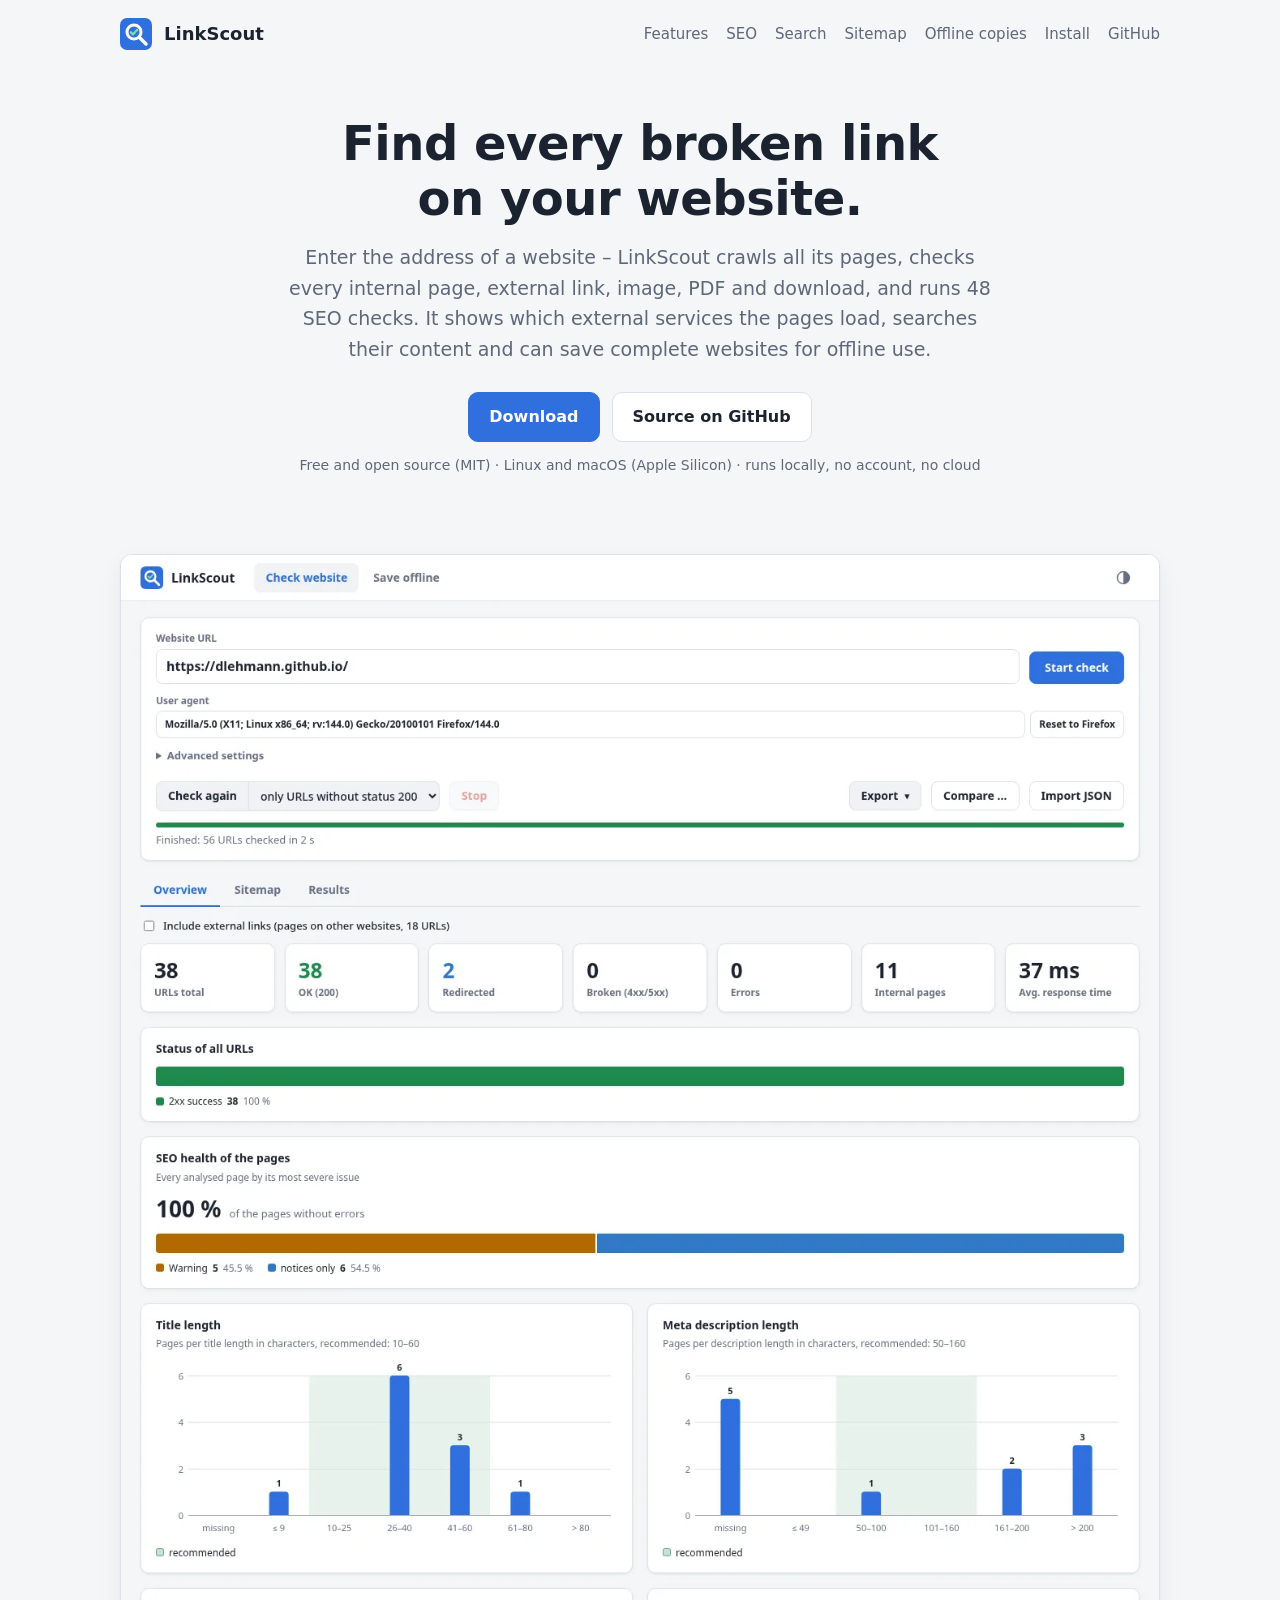
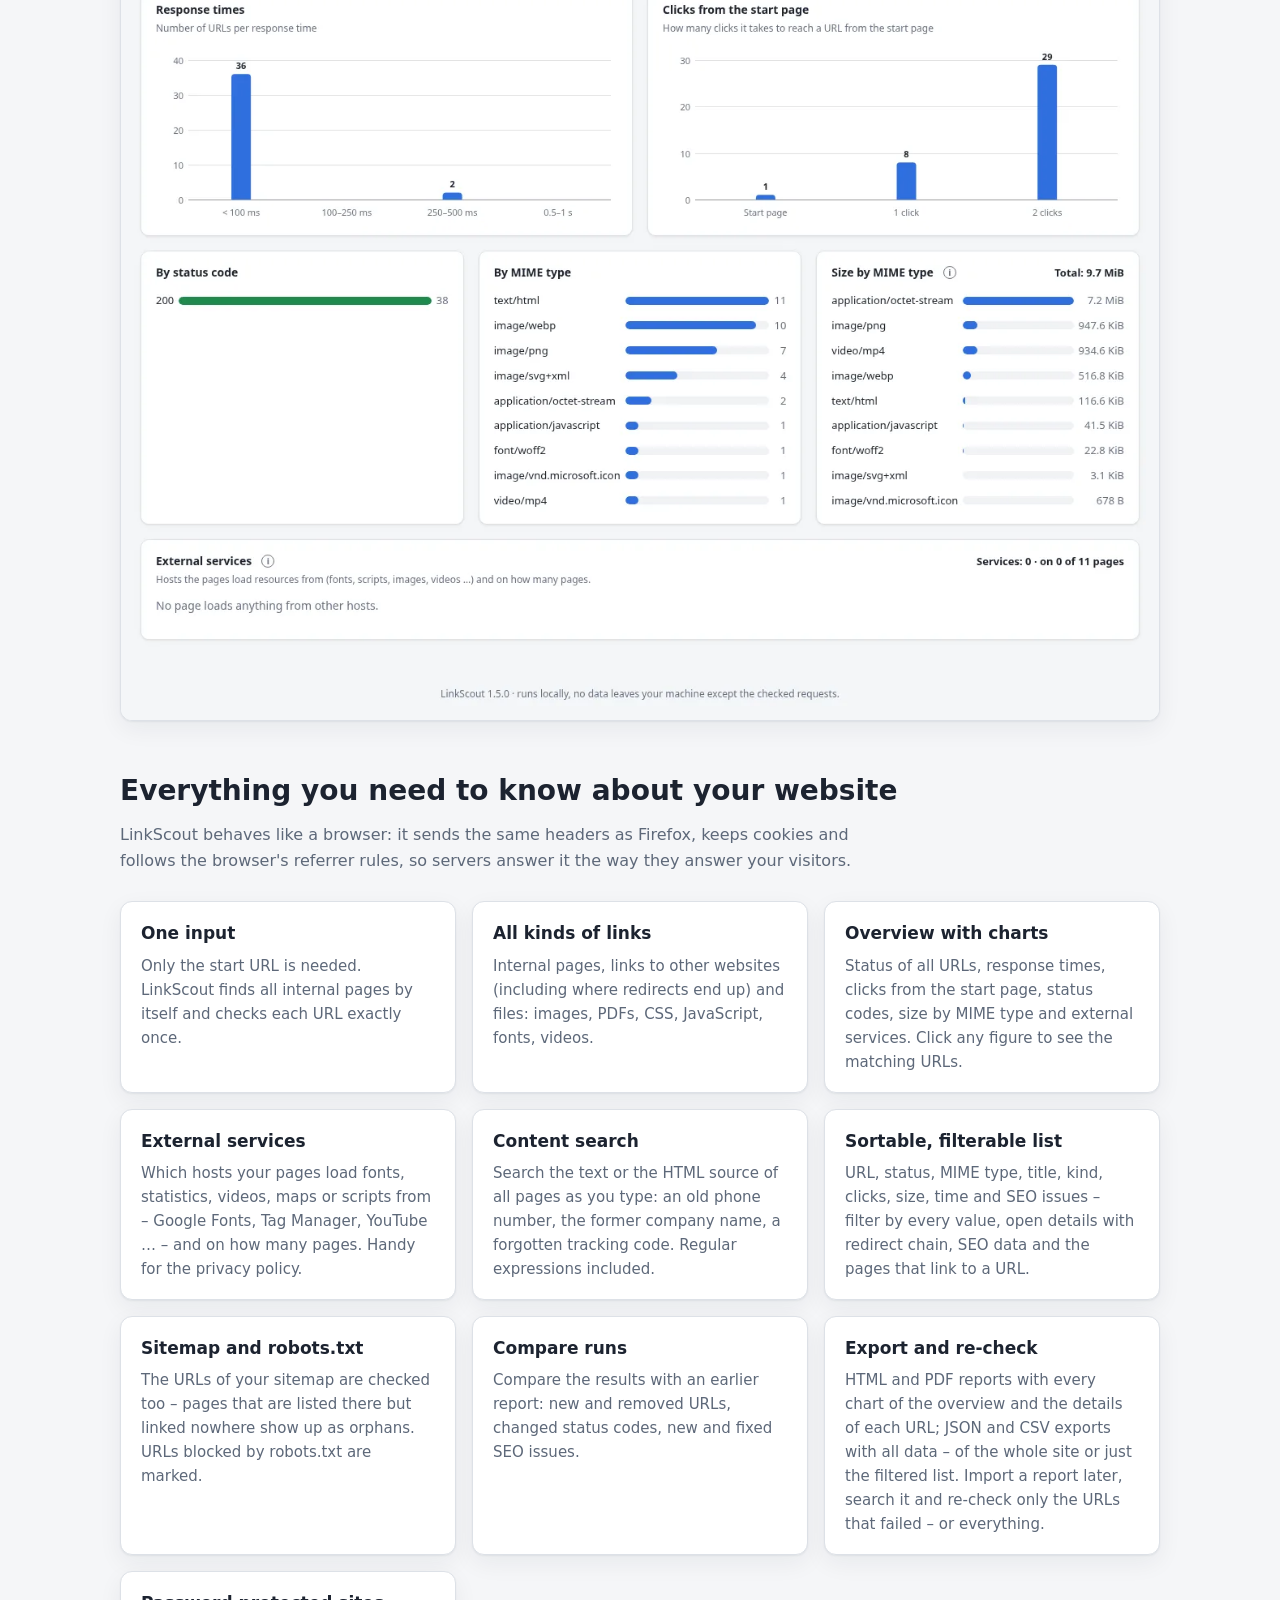
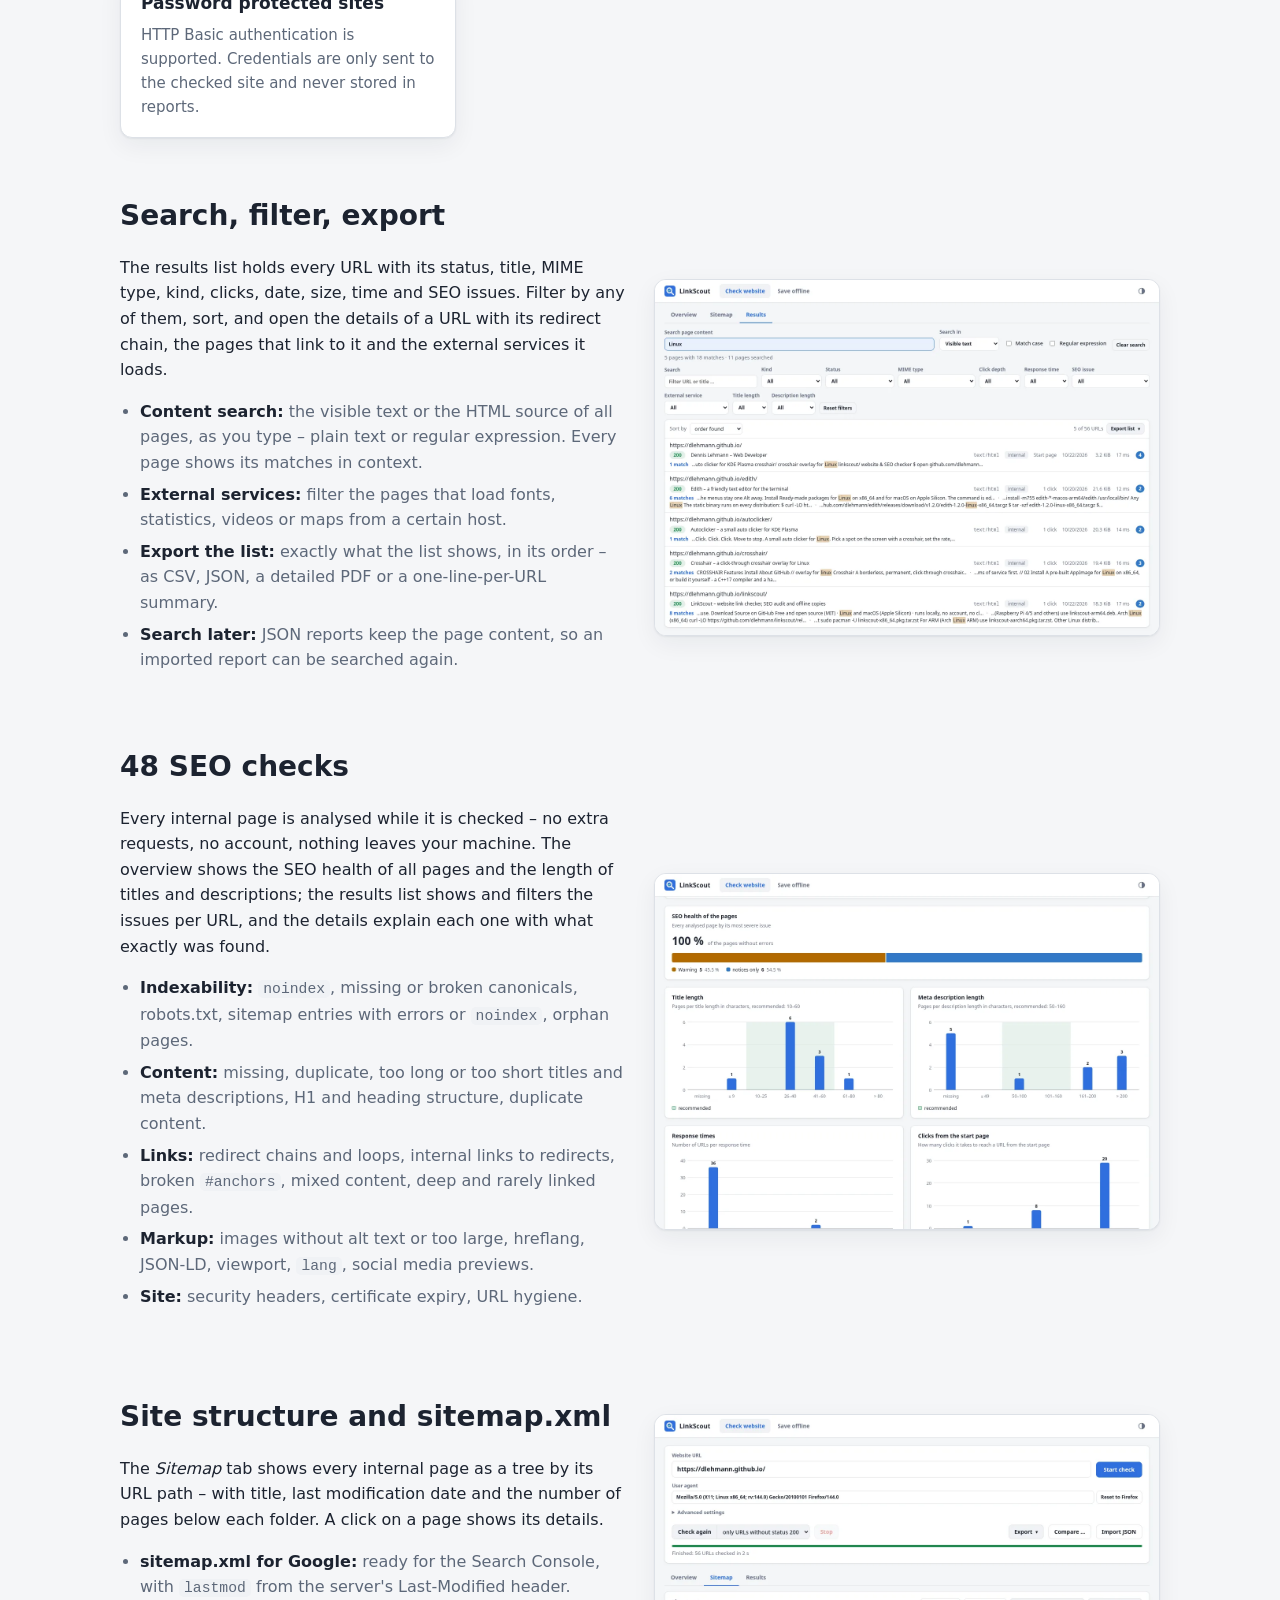
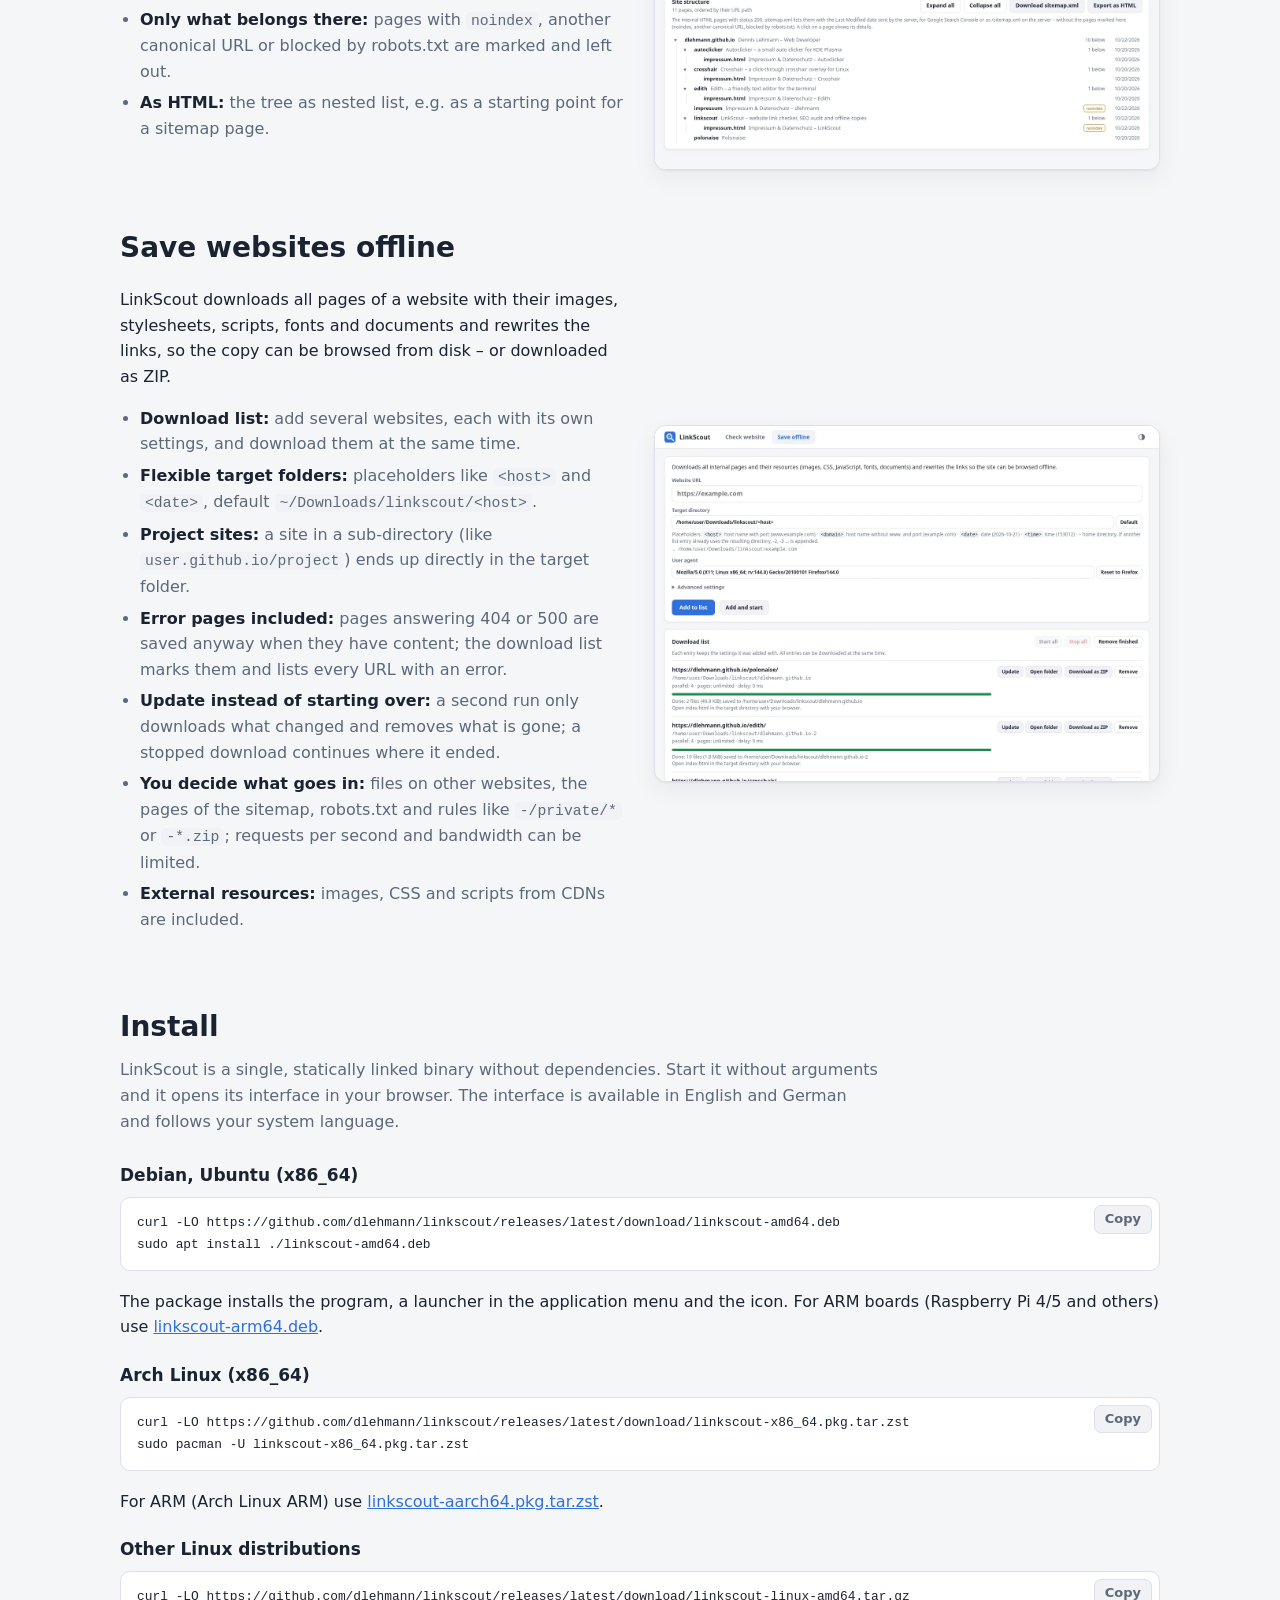
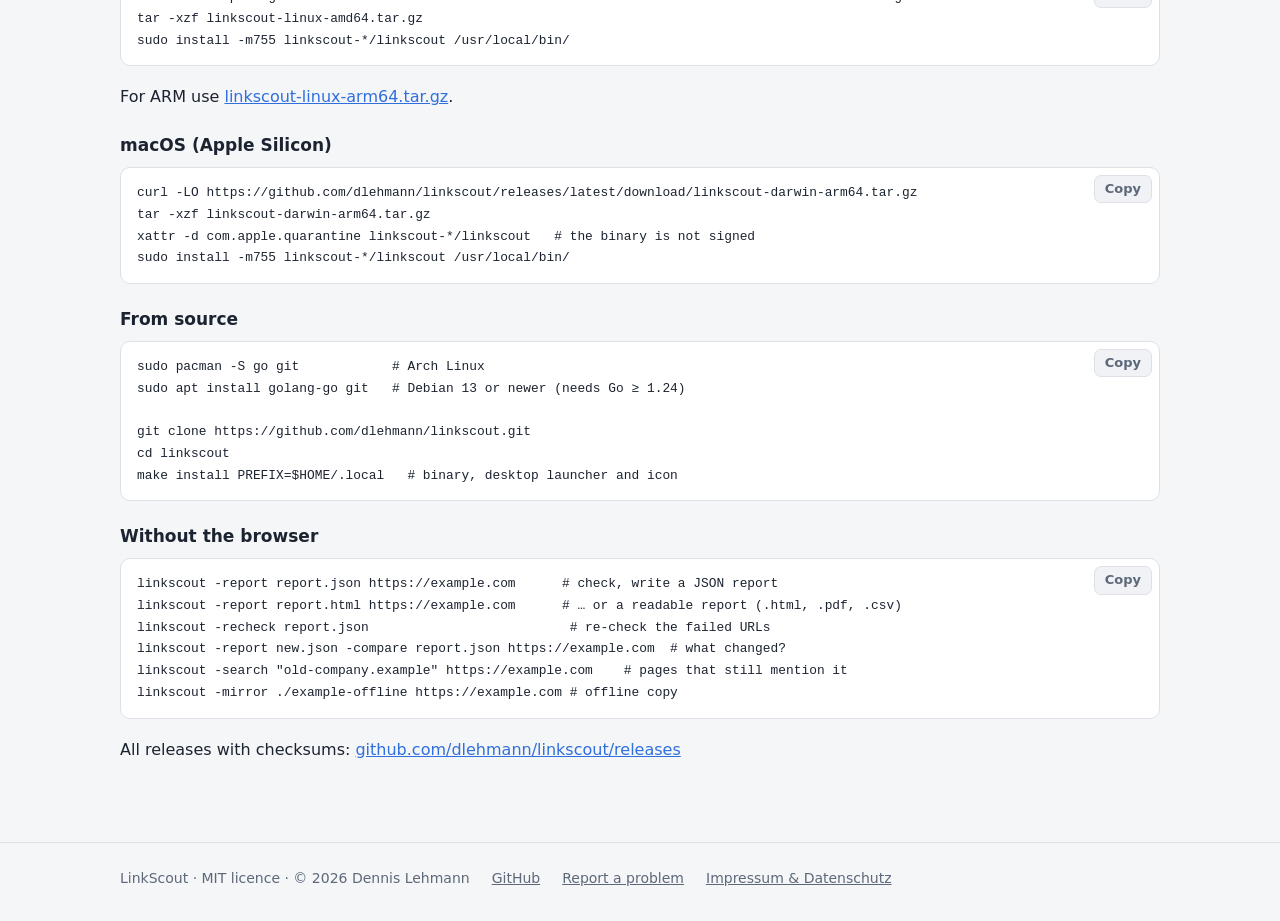
<file: docs/index.html>
<!doctype html>
<html lang="en">
<head>
  <meta charset="utf-8">
  <meta name="viewport" content="width=device-width, initial-scale=1">
  <title>LinkScout – website link checker, SEO audit and offline copies</title>
  <meta name="description" content="LinkScout checks every link of a website – internal pages, external links and files –, runs 48 SEO checks, shows the external services the pages load, searches their content and saves complete offline copies of websites. A single binary for Linux and macOS with a local web interface.">
  <link rel="canonical" href="https://dlehmann.github.io/linkscout/">
  <link rel="icon" href="linkscout.svg" type="image/svg+xml">
  <meta property="og:title" content="LinkScout">
  <meta property="og:description" content="Check every link of a website, find SEO problems, see external services, search the content and save websites for offline use. Single binary, local web UI.">
  <meta property="og:image" content="https://dlehmann.github.io/linkscout/screenshots/overview-light.webp">
  <!--
    Project page of LinkScout. Plain HTML and CSS without fonts, scripts or
    other resources from third-party servers (see impressum.html, privacy);
    the only script is the inline one that adds the copy buttons.
    Light and dark theme follow the visitor's system setting.
  -->
  <style>
    :root {
      --bg: #f5f6f8; --surface: #ffffff; --surface-2: #f0f2f5; --border: #dde1e7;
      --text: #1c2330; --muted: #5d6879; --accent: #2f6fde; --accent-text: #ffffff; --ok: #1f8a4c;
      --shadow: 0 1px 2px rgba(20, 30, 50, .06), 0 8px 24px rgba(20, 30, 50, .06);
      color-scheme: light;
    }
    @media (prefers-color-scheme: dark) {
      :root {
        --bg: #12151b; --surface: #1a1e26; --surface-2: #222833; --border: #2e3542;
        --text: #e3e7ee; --muted: #9aa4b5; --accent: #5b8ff0; --ok: #46c27a; --shadow: none;
        color-scheme: dark;
      }
    }
    * { box-sizing: border-box; }
    body { margin: 0; background: var(--bg); color: var(--text); font: 16px/1.6 system-ui, -apple-system, "Segoe UI", Roboto, "Noto Sans", sans-serif; }
    a { color: var(--accent); }
    .wrap { max-width: 1080px; margin: 0 auto; padding: 0 20px; }
    header.top { display: flex; align-items: center; gap: 12px; padding: 18px 0; }
    header.top .name { font-weight: 700; font-size: 18px; }
    header.top nav { margin-left: auto; display: flex; gap: 18px; font-size: 15px; }
    header.top nav a { color: var(--muted); text-decoration: none; }
    header.top nav a:hover { color: var(--text); }

    .hero { text-align: center; padding: 48px 0 32px; }
    .hero h1 { font-size: clamp(32px, 5vw, 48px); line-height: 1.15; margin: 0 0 16px; letter-spacing: -.01em; }
    .hero p.lead { font-size: 19px; color: var(--muted); max-width: 720px; margin: 0 auto 28px; }
    .buttons { display: flex; flex-wrap: wrap; gap: 12px; justify-content: center; }
    .btn { display: inline-flex; align-items: center; gap: 8px; padding: 11px 20px; border-radius: 10px; font-weight: 600; text-decoration: none; border: 1px solid var(--border); background: var(--surface); color: var(--text); }
    .btn.primary { background: var(--accent); border-color: var(--accent); color: var(--accent-text); }
    .btn:hover { filter: brightness(.96); }
    .note { color: var(--muted); font-size: 14px; margin-top: 12px; }

    .shot { margin: 32px auto 0; border-radius: 12px; overflow: hidden; border: 1px solid var(--border); box-shadow: var(--shadow); background: var(--surface); }
    .shot img { display: block; width: 100%; height: auto; }

    section { padding: 48px 0 8px; }
    section h2 { font-size: 28px; margin: 0 0 8px; }
    section > .wrap > p.sub { color: var(--muted); margin: 0 0 28px; max-width: 760px; }
    .grid { display: grid; grid-template-columns: repeat(auto-fit, minmax(250px, 1fr)); gap: 16px; }
    .card { background: var(--surface); border: 1px solid var(--border); border-radius: 12px; padding: 18px 20px; box-shadow: var(--shadow); }
    .card h3 { margin: 0 0 6px; font-size: 17px; }
    .card p { margin: 0; color: var(--muted); font-size: 15px; }
    .split { display: grid; grid-template-columns: 1fr 1fr; gap: 28px; align-items: center; }
    .split ul { padding-left: 20px; color: var(--muted); }
    .split li { margin: 6px 0; }
    .split li b { color: var(--text); font-weight: 600; }

    pre { background: var(--surface); border: 1px solid var(--border); border-radius: 10px; padding: 14px 16px; overflow-x: auto; font: 14px/1.55 ui-monospace, "JetBrains Mono", Menlo, Consolas, monospace; margin: 8px 0 18px; }
    code { font-family: ui-monospace, "JetBrains Mono", Menlo, Consolas, monospace; font-size: .92em; }
    p code, li code { background: var(--surface-2); padding: 1px 5px; border-radius: 5px; }
    h3.step { font-size: 17px; margin: 22px 0 4px; }
    /* copy button, added to every code block by the script at the end */
    .code { position: relative; }
    .code pre { padding-right: 92px; }
    .copy { position: absolute; top: 8px; right: 8px; padding: 4px 10px; border-radius: 7px; border: 1px solid var(--border); background: var(--surface-2); color: var(--muted); font: 600 13px/1.4 system-ui, -apple-system, "Segoe UI", Roboto, sans-serif; cursor: pointer; }
    .copy:hover { color: var(--text); }
    .copy.done { color: var(--ok); border-color: var(--ok); }

    footer { margin-top: 56px; padding: 24px 0 40px; border-top: 1px solid var(--border); color: var(--muted); font-size: 14px; }
    footer .wrap { display: flex; flex-wrap: wrap; gap: 8px 22px; }
    footer a { color: var(--muted); }

    @media (max-width: 760px) {
      header.top nav { display: none; }
      .hero { padding-top: 24px; }
      .split { grid-template-columns: 1fr; }
    }
  </style>
</head>
<body>
  <div class="wrap">
    <header class="top">
      <img src="linkscout.svg" alt="" width="32" height="32">
      <span class="name">LinkScout</span>
      <nav>
        <a href="#features">Features</a>
        <a href="#seo">SEO</a>
        <a href="#search">Search</a>
        <a href="#sitemap">Sitemap</a>
        <a href="#offline">Offline copies</a>
        <a href="#install">Install</a>
        <a href="https://github.com/dlehmann/linkscout">GitHub</a>
      </nav>
    </header>

    <div class="hero">
      <h1>Find every broken link<br>on your website.</h1>
      <p class="lead">Enter the address of a website – LinkScout crawls all its pages, checks every internal page, external link, image, PDF and download, and runs 48 SEO checks. It shows which external services the pages load, searches their content and can save complete websites for offline use.</p>
      <div class="buttons">
        <a class="btn primary" href="#install">Download</a>
        <a class="btn" href="https://github.com/dlehmann/linkscout">Source on GitHub</a>
      </div>
      <p class="note">Free and open source (MIT) · Linux and macOS (Apple Silicon) · runs locally, no account, no cloud</p>
    </div>

    <div class="shot">
      <picture>
        <source media="(prefers-color-scheme: dark)" srcset="screenshots/overview-dark.webp">
        <img src="screenshots/overview-light.webp" width="1280" height="2177" alt="LinkScout overview: key figures, status of all URLs, SEO health, response times, clicks from the start page and external services">
      </picture>
    </div>
  </div>

  <section id="features">
    <div class="wrap">
      <h2>Everything you need to know about your website</h2>
      <p class="sub">LinkScout behaves like a browser: it sends the same headers as Firefox, keeps cookies and follows the browser's referrer rules, so servers answer it the way they answer your visitors.</p>
      <div class="grid">
        <div class="card"><h3>One input</h3><p>Only the start URL is needed. LinkScout finds all internal pages by itself and checks each URL exactly once.</p></div>
        <div class="card"><h3>All kinds of links</h3><p>Internal pages, links to other websites (including where redirects end up) and files: images, PDFs, CSS, JavaScript, fonts, videos.</p></div>
        <div class="card"><h3>Overview with charts</h3><p>Status of all URLs, response times, clicks from the start page, status codes, size by MIME type and external services. Click any figure to see the matching URLs.</p></div>
        <div class="card"><h3>External services</h3><p>Which hosts your pages load fonts, statistics, videos, maps or scripts from – Google Fonts, Tag Manager, YouTube … – and on how many pages. Handy for the privacy policy.</p></div>
        <div class="card"><h3>Content search</h3><p>Search the text or the HTML source of all pages as you type: an old phone number, the former company name, a forgotten tracking code. Regular expressions included.</p></div>
        <div class="card"><h3>Sortable, filterable list</h3><p>URL, status, MIME type, title, kind, clicks, size, time and SEO issues – filter by every value, open details with redirect chain, SEO data and the pages that link to a URL.</p></div>
        <div class="card"><h3>Sitemap and robots.txt</h3><p>The URLs of your sitemap are checked too – pages that are listed there but linked nowhere show up as orphans. URLs blocked by robots.txt are marked.</p></div>
        <div class="card"><h3>Compare runs</h3><p>Compare the results with an earlier report: new and removed URLs, changed status codes, new and fixed SEO issues.</p></div>
        <div class="card"><h3>Export and re-check</h3><p>HTML and PDF reports with every chart of the overview and the details of each URL; JSON and CSV exports with all data – of the whole site or just the filtered list. Import a report later, search it and re-check only the URLs that failed – or everything.</p></div>
        <div class="card"><h3>Password protected sites</h3><p>HTTP Basic authentication is supported. Credentials are only sent to the checked site and never stored in reports.</p></div>
      </div>
    </div>
  </section>

  <section id="search">
    <div class="wrap split">
      <div>
        <h2>Search, filter, export</h2>
        <p>The results list holds every URL with its status, title, MIME type, kind, clicks, date, size, time and SEO issues. Filter by any of them, sort, and open the details of a URL with its redirect chain, the pages that link to it and the external services it loads.</p>
        <ul>
          <li><b>Content search:</b> the visible text or the HTML source of all pages, as you type – plain text or regular expression. Every page shows its matches in context.</li>
          <li><b>External services:</b> filter the pages that load fonts, statistics, videos or maps from a certain host.</li>
          <li><b>Export the list:</b> exactly what the list shows, in its order – as CSV, JSON, a detailed PDF or a one-line-per-URL summary.</li>
          <li><b>Search later:</b> JSON reports keep the page content, so an imported report can be searched again.</li>
        </ul>
      </div>
      <div class="shot">
        <picture>
          <source media="(prefers-color-scheme: dark)" srcset="screenshots/results-dark.webp">
          <img src="screenshots/results-light.webp" width="1280" height="900" alt="Results list with a content search, filters and the matches of every page" loading="lazy">
        </picture>
      </div>
    </div>
  </section>

  <section id="seo">
    <div class="wrap split">
      <div>
        <h2>48 SEO checks</h2>
        <p>Every internal page is analysed while it is checked – no extra requests, no account, nothing leaves your machine. The overview shows the SEO health of all pages and the length of titles and descriptions; the results list shows and filters the issues per URL, and the details explain each one with what exactly was found.</p>
        <ul>
          <li><b>Indexability:</b> <code>noindex</code>, missing or broken canonicals, robots.txt, sitemap entries with errors or <code>noindex</code>, orphan pages.</li>
          <li><b>Content:</b> missing, duplicate, too long or too short titles and meta descriptions, H1 and heading structure, duplicate content.</li>
          <li><b>Links:</b> redirect chains and loops, internal links to redirects, broken <code>#anchors</code>, mixed content, deep and rarely linked pages.</li>
          <li><b>Markup:</b> images without alt text or too large, hreflang, JSON-LD, viewport, <code>lang</code>, social media previews.</li>
          <li><b>Site:</b> security headers, certificate expiry, URL hygiene.</li>
        </ul>
      </div>
      <div class="shot">
        <picture>
          <source media="(prefers-color-scheme: dark)" srcset="screenshots/seo-dark.webp">
          <img src="screenshots/seo-light.webp" width="1280" height="900" alt="SEO health of the pages and length of titles and meta descriptions" loading="lazy">
        </picture>
      </div>
    </div>
  </section>

  <section id="sitemap">
    <div class="wrap split">
      <div>
        <h2>Site structure and sitemap.xml</h2>
        <p>The <em>Sitemap</em> tab shows every internal page as a tree by its URL path – with title, last modification date and the number of pages below each folder. A click on a page shows its details.</p>
        <ul>
          <li><b>sitemap.xml for Google:</b> ready for the Search Console, with <code>lastmod</code> from the server's Last-Modified header.</li>
          <li><b>Only what belongs there:</b> pages with <code>noindex</code>, another canonical URL or blocked by robots.txt are marked and left out.</li>
          <li><b>As HTML:</b> the tree as nested list, e.g. as a starting point for a sitemap page.</li>
        </ul>
      </div>
      <div class="shot">
        <picture>
          <source media="(prefers-color-scheme: dark)" srcset="screenshots/sitemap-dark.webp">
          <img src="screenshots/sitemap-light.webp" width="1280" height="900" alt="Site structure as tree with export of sitemap.xml and HTML" loading="lazy">
        </picture>
      </div>
    </div>
  </section>

  <section id="offline">
    <div class="wrap split">
      <div>
        <h2>Save websites offline</h2>
        <p>LinkScout downloads all pages of a website with their images, stylesheets, scripts, fonts and documents and rewrites the links, so the copy can be browsed from disk – or downloaded as ZIP.</p>
        <ul>
          <li><b>Download list:</b> add several websites, each with its own settings, and download them at the same time.</li>
          <li><b>Flexible target folders:</b> placeholders like <code>&lt;host&gt;</code> and <code>&lt;date&gt;</code>, default <code>~/Downloads/linkscout/&lt;host&gt;</code>.</li>
          <li><b>Project sites:</b> a site in a sub-directory (like <code>user.github.io/project</code>) ends up directly in the target folder.</li>
          <li><b>Error pages included:</b> pages answering 404 or 500 are saved anyway when they have content; the download list marks them and lists every URL with an error.</li>
          <li><b>Update instead of starting over:</b> a second run only downloads what changed and removes what is gone; a stopped download continues where it ended.</li>
          <li><b>You decide what goes in:</b> files on other websites, the pages of the sitemap, robots.txt and rules like <code>-/private/*</code> or <code>-*.zip</code>; requests per second and bandwidth can be limited.</li>
          <li><b>External resources:</b> images, CSS and scripts from CDNs are included.</li>
        </ul>
      </div>
      <div class="shot">
        <picture>
          <source media="(prefers-color-scheme: dark)" srcset="screenshots/mirror-dark.webp">
          <img src="screenshots/mirror-light.webp" width="1280" height="900" alt="Download list with several offline copies" loading="lazy">
        </picture>
      </div>
    </div>
  </section>

  <section id="install">
    <div class="wrap">
      <h2>Install</h2>
      <p class="sub">LinkScout is a single, statically linked binary without dependencies. Start it without arguments and it opens its interface in your browser. The interface is available in English and German and follows your system language.</p>

      <h3 class="step">Debian, Ubuntu (x86_64)</h3>
      <pre><code>curl -LO https://github.com/dlehmann/linkscout/releases/latest/download/linkscout-amd64.deb
sudo apt install ./linkscout-amd64.deb</code></pre>
      <p>The package installs the program, a launcher in the application menu and the icon. For ARM boards (Raspberry Pi 4/5 and others) use <a href="https://github.com/dlehmann/linkscout/releases/latest/download/linkscout-arm64.deb">linkscout-arm64.deb</a>.</p>

      <h3 class="step">Arch Linux (x86_64)</h3>
      <pre><code>curl -LO https://github.com/dlehmann/linkscout/releases/latest/download/linkscout-x86_64.pkg.tar.zst
sudo pacman -U linkscout-x86_64.pkg.tar.zst</code></pre>
      <p>For ARM (Arch Linux ARM) use <a href="https://github.com/dlehmann/linkscout/releases/latest/download/linkscout-aarch64.pkg.tar.zst">linkscout-aarch64.pkg.tar.zst</a>.</p>

      <h3 class="step">Other Linux distributions</h3>
      <pre><code>curl -LO https://github.com/dlehmann/linkscout/releases/latest/download/linkscout-linux-amd64.tar.gz
tar -xzf linkscout-linux-amd64.tar.gz
sudo install -m755 linkscout-*/linkscout /usr/local/bin/</code></pre>
      <p>For ARM use <a href="https://github.com/dlehmann/linkscout/releases/latest/download/linkscout-linux-arm64.tar.gz">linkscout-linux-arm64.tar.gz</a>.</p>

      <h3 class="step">macOS (Apple Silicon)</h3>
      <pre><code>curl -LO https://github.com/dlehmann/linkscout/releases/latest/download/linkscout-darwin-arm64.tar.gz
tar -xzf linkscout-darwin-arm64.tar.gz
xattr -d com.apple.quarantine linkscout-*/linkscout   # the binary is not signed
sudo install -m755 linkscout-*/linkscout /usr/local/bin/</code></pre>

      <h3 class="step">From source</h3>
      <pre><code>sudo pacman -S go git            # Arch Linux
sudo apt install golang-go git   # Debian 13 or newer (needs Go ≥ 1.24)

git clone https://github.com/dlehmann/linkscout.git
cd linkscout
make install PREFIX=$HOME/.local   # binary, desktop launcher and icon</code></pre>

      <h3 class="step">Without the browser</h3>
      <pre><code>linkscout -report report.json https://example.com      # check, write a JSON report
linkscout -report report.html https://example.com      # … or a readable report (.html, .pdf, .csv)
linkscout -recheck report.json                          # re-check the failed URLs
linkscout -report new.json -compare report.json https://example.com  # what changed?
linkscout -search "old-company.example" https://example.com    # pages that still mention it
linkscout -mirror ./example-offline https://example.com # offline copy</code></pre>
      <p>All releases with checksums: <a href="https://github.com/dlehmann/linkscout/releases">github.com/dlehmann/linkscout/releases</a></p>
    </div>
  </section>

  <footer>
    <div class="wrap">
      <span>LinkScout · MIT licence · © 2026 Dennis Lehmann</span>
      <a href="https://github.com/dlehmann/linkscout">GitHub</a>
      <a href="https://github.com/dlehmann/linkscout/issues">Report a problem</a>
      <a href="impressum.html" lang="de">Impressum &amp; Datenschutz</a>
    </div>
  </footer>
  <script>
    // A "Copy" button for every code block. Without JavaScript or clipboard
    // access the blocks simply stay as they are.
    // Older or restricted browsers without the Clipboard API.
    function copyFallback(text) {
      const ta = document.createElement("textarea");
      ta.value = text;
      ta.setAttribute("readonly", "");
      ta.style.cssText = "position:fixed;top:0;left:0;opacity:0";
      document.body.append(ta);
      ta.select();
      let ok = false;
      try { ok = document.execCommand("copy"); } catch { /* not supported */ }
      ta.remove();
      return ok;
    }
    for (const pre of document.querySelectorAll("pre")) {
      const box = document.createElement("div");
      box.className = "code";
      pre.replaceWith(box);
      box.append(pre);
      const btn = document.createElement("button");
      btn.type = "button";
      btn.className = "copy";
      btn.textContent = "Copy";
      btn.setAttribute("aria-label", "Copy the commands to the clipboard");
      btn.addEventListener("click", async () => {
        const text = pre.innerText.trim() + "\n";
        let ok = false;
        try {
          await navigator.clipboard.writeText(text);
          ok = true;
        } catch {
          ok = copyFallback(text);
        }
        if (!ok) { // leave it to the visitor: select the commands
          getSelection().selectAllChildren(pre);
        }
        btn.textContent = ok ? "Copied" : "Press Ctrl+C";
        btn.classList.toggle("done", ok);
        setTimeout(() => { btn.textContent = "Copy"; btn.classList.remove("done"); }, 2000);
      });
      box.append(btn);
    }
  </script>
</body>
</html>
</file>
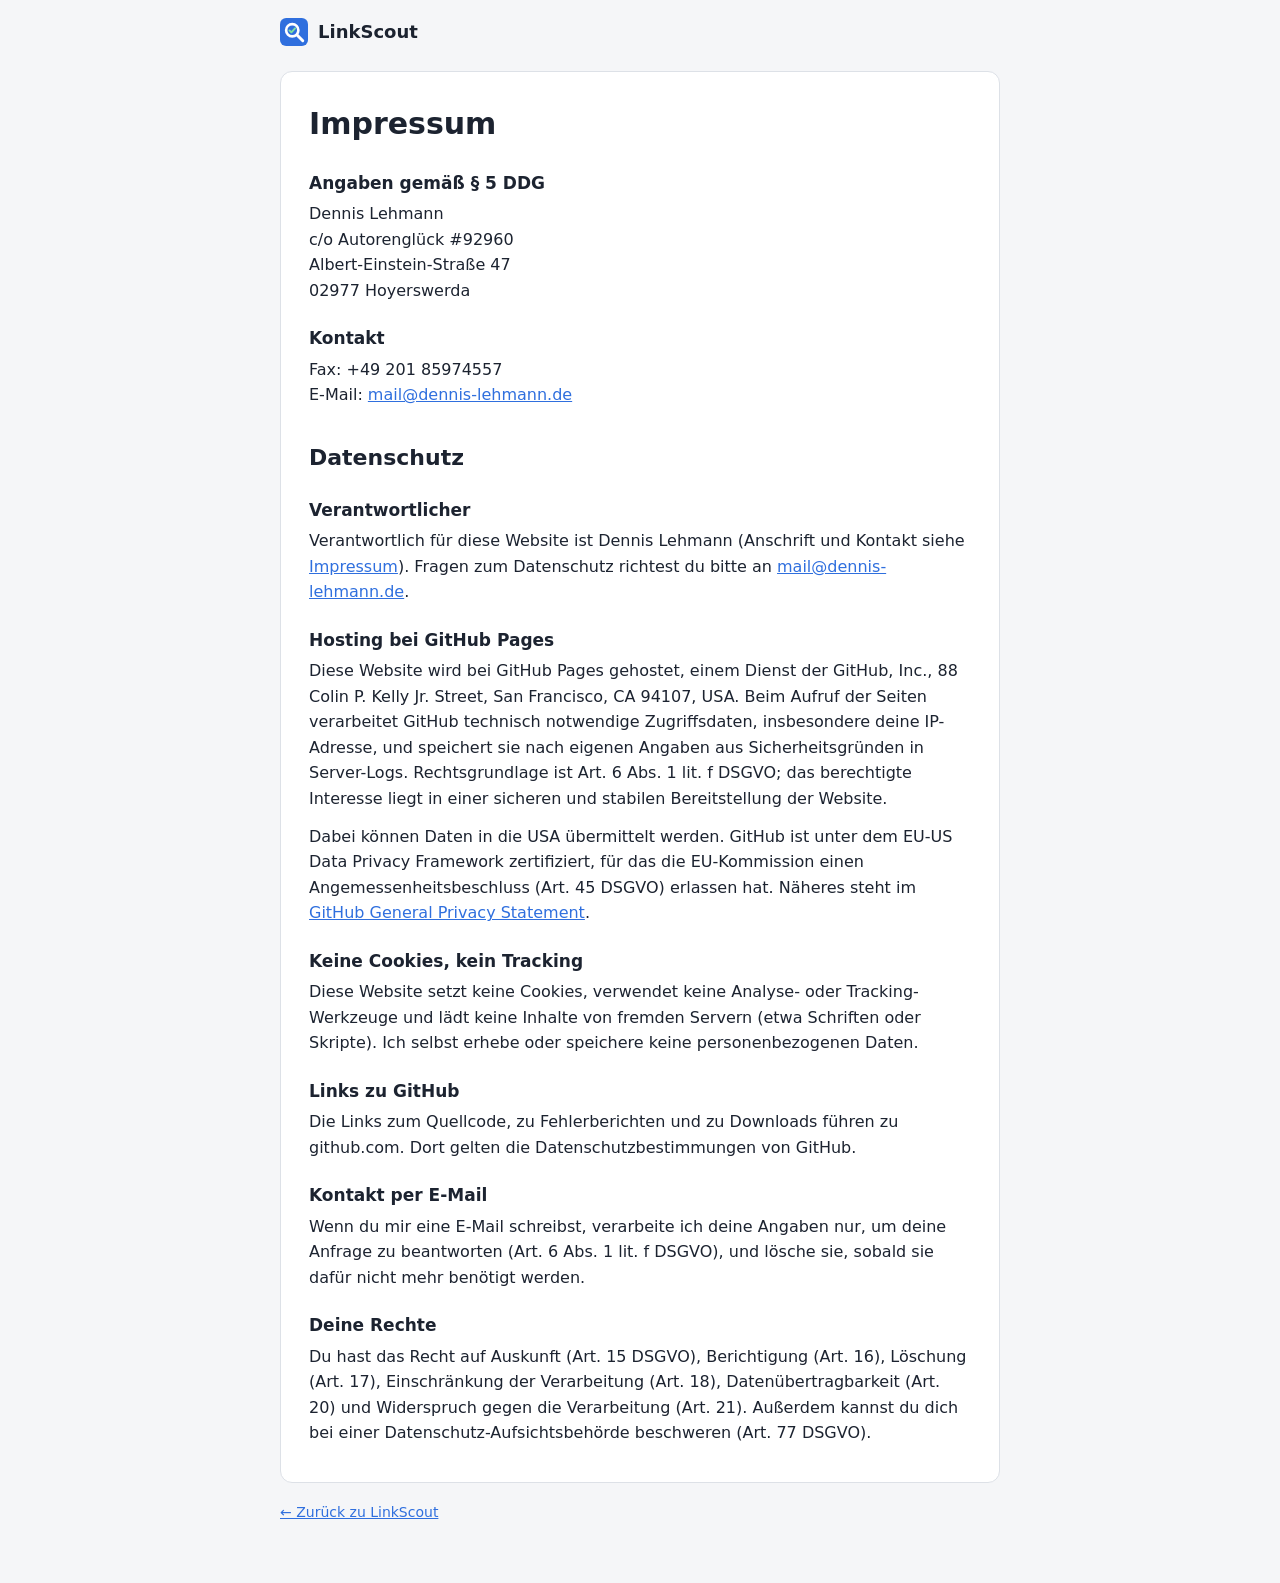
<file: docs/impressum.html>
<!doctype html>
<html lang="de">
<head>
  <meta charset="utf-8">
  <meta name="viewport" content="width=device-width, initial-scale=1">
  <title>Impressum &amp; Datenschutz – LinkScout</title>
  <meta name="robots" content="noindex, follow">
  <link rel="icon" href="linkscout.svg" type="image/svg+xml">
  <!-- Legal notice and privacy policy (German, as required for a German site
       operator). Same look as index.html, no external resources. -->
  <style>
    :root { --bg: #f5f6f8; --surface: #ffffff; --border: #dde1e7; --text: #1c2330; --muted: #5d6879; --accent: #2f6fde; color-scheme: light; }
    @media (prefers-color-scheme: dark) {
      :root { --bg: #12151b; --surface: #1a1e26; --border: #2e3542; --text: #e3e7ee; --muted: #9aa4b5; --accent: #5b8ff0; color-scheme: dark; }
    }
    * { box-sizing: border-box; }
    body { margin: 0; background: var(--bg); color: var(--text); font: 16px/1.6 system-ui, -apple-system, "Segoe UI", Roboto, "Noto Sans", sans-serif; }
    a { color: var(--accent); }
    .wrap { max-width: 760px; margin: 0 auto; padding: 0 20px 48px; }
    header { display: flex; align-items: center; gap: 12px; padding: 18px 0 8px; }
    header a { display: inline-flex; align-items: center; gap: 10px; color: var(--text); text-decoration: none; font-weight: 700; font-size: 18px; }
    main { background: var(--surface); border: 1px solid var(--border); border-radius: 12px; padding: 8px 28px 24px; margin-top: 16px; }
    h1 { font-size: 30px; margin: 20px 0 8px; }
    h2 { font-size: 22px; margin: 32px 0 6px; }
    h3 { font-size: 17px; margin: 22px 0 4px; }
    p, address { margin: 0 0 12px; font-style: normal; }
    .back { color: var(--muted); font-size: 14px; margin-top: 18px; }
  </style>
</head>
<body>
  <div class="wrap">
    <header>
      <a href="./"><img src="linkscout.svg" alt="" width="28" height="28"> LinkScout</a>
    </header>
    <main>
      <h1 id="impressum">Impressum</h1>
      <h3>Angaben gemäß § 5 DDG</h3>
      <address>
        Dennis Lehmann<br>
        c/o Autorenglück #92960<br>
        Albert-Einstein-Straße 47<br>
        02977 Hoyerswerda
      </address>
      <h3>Kontakt</h3>
      <p>Fax: +49 201 85974557<br>
      E-Mail: <a href="mailto:mail@dennis-lehmann.de">mail@dennis-lehmann.de</a></p>

      <h2 id="datenschutz">Datenschutz</h2>
      <h3>Verantwortlicher</h3>
      <p>Verantwortlich für diese Website ist Dennis Lehmann (Anschrift und Kontakt siehe
        <a href="#impressum">Impressum</a>). Fragen zum Datenschutz richtest du bitte an
        <a href="mailto:mail@dennis-lehmann.de">mail@dennis-lehmann.de</a>.</p>

      <h3>Hosting bei GitHub Pages</h3>
      <p>Diese Website wird bei GitHub Pages gehostet, einem Dienst der GitHub, Inc., 88 Colin P. Kelly Jr. Street,
        San Francisco, CA 94107, USA. Beim Aufruf der Seiten verarbeitet GitHub technisch notwendige Zugriffsdaten,
        insbesondere deine IP-Adresse, und speichert sie nach eigenen Angaben aus Sicherheitsgründen in Server-Logs.
        Rechtsgrundlage ist Art. 6 Abs. 1 lit. f DSGVO; das berechtigte Interesse liegt in einer sicheren und stabilen
        Bereitstellung der Website.</p>
      <p>Dabei können Daten in die USA übermittelt werden. GitHub ist unter dem EU-US Data Privacy Framework
        zertifiziert, für das die EU-Kommission einen Angemessenheitsbeschluss (Art. 45 DSGVO) erlassen hat. Näheres
        steht im <a href="https://docs.github.com/en/site-policy/privacy-policies/github-general-privacy-statement">GitHub
        General Privacy Statement</a>.</p>

      <h3>Keine Cookies, kein Tracking</h3>
      <p>Diese Website setzt keine Cookies, verwendet keine Analyse- oder Tracking-Werkzeuge und lädt keine Inhalte von
        fremden Servern (etwa Schriften oder Skripte). Ich selbst erhebe oder speichere keine personenbezogenen Daten.</p>

      <h3>Links zu GitHub</h3>
      <p>Die Links zum Quellcode, zu Fehlerberichten und zu Downloads führen zu github.com. Dort gelten die
        Datenschutzbestimmungen von GitHub.</p>

      <h3>Kontakt per E-Mail</h3>
      <p>Wenn du mir eine E-Mail schreibst, verarbeite ich deine Angaben nur, um deine Anfrage zu beantworten
        (Art. 6 Abs. 1 lit. f DSGVO), und lösche sie, sobald sie dafür nicht mehr benötigt werden.</p>

      <h3>Deine Rechte</h3>
      <p>Du hast das Recht auf Auskunft (Art. 15 DSGVO), Berichtigung (Art. 16), Löschung (Art. 17), Einschränkung
        der Verarbeitung (Art. 18), Datenübertragbarkeit (Art. 20) und Widerspruch gegen die Verarbeitung (Art. 21).
        Außerdem kannst du dich bei einer Datenschutz-Aufsichtsbehörde beschweren (Art. 77 DSGVO).</p>
    </main>
    <p class="back"><a href="./">← Zurück zu LinkScout</a></p>
  </div>
</body>
</html>
</file>
